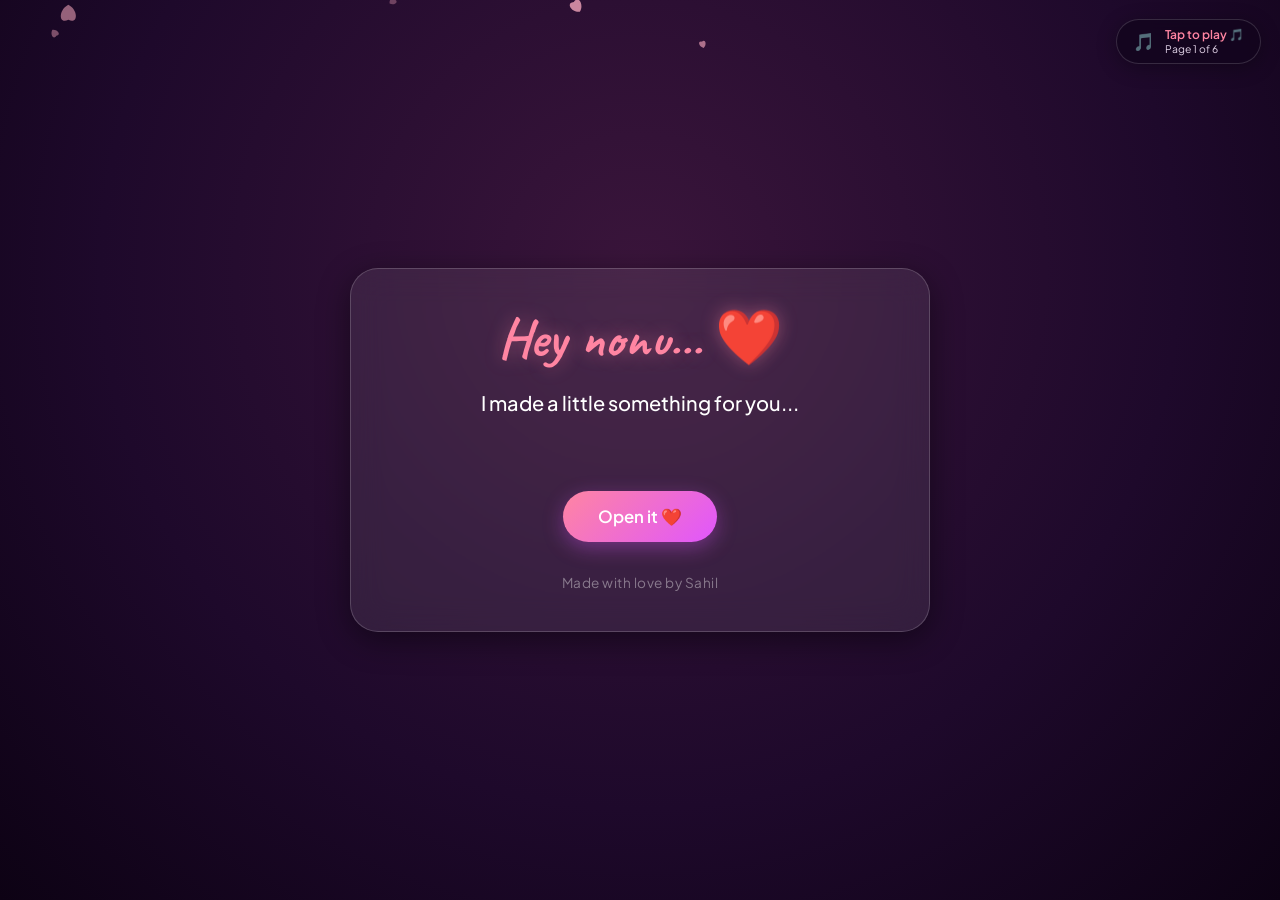
<file: index.html>
<!DOCTYPE html>
<html lang="en">
<head>
  <meta charset="UTF-8">
  <meta name="viewport" content="width=device-width, initial-scale=1.0">
  <title>Hey Nonu... ❤️</title>
  <link rel="stylesheet" href="style.css">
</head>
<body class="page-1-bg">
  <canvas id="fx-canvas"></canvas>

  <div class="music-player-container" id="music-player">
    <div class="music-icon" id="music-disc">🎵</div>
    <div class="music-meta">
      <span class="music-title" id="music-label">Tap for sound</span>
      <span class="music-page-tag">Page 1 of 6</span>
    </div>
  </div>

  <main class="page-wrapper">
    <div class="glass-card">
      <h1 class="script-title">Hey nonu... ❤️</h1>
      
      <div class="p1-content">
        <p class="body-text" id="line1" style="font-size: 1.25rem; font-weight: 500; color: #fff; margin-bottom: 0.6rem;">
          I made a little something for you...
        </p>
        <p class="body-text" id="line2" style="color: var(--lavender);">
          Because some feelings deserve more than just a text.
        </p>
      </div>

      <button class="btn-romantic" id="open-btn" style="margin-top: 2rem;">
        <span>Open it ❤️</span>
      </button>

      <div class="watermark">Made with love by Sahil</div>
    </div>
  </main>

  <script src="script.js"></script>
  <script>
    document.addEventListener('DOMContentLoaded', () => {
      initCanvasFX('petals');
      const audio = new AutoAudioEngine(CONFIG.songs.page1);

      setTimeout(() => document.getElementById('line1').classList.add('show'), 800);
      setTimeout(() => document.getElementById('line2').classList.add('show'), 1900);

      document.getElementById('open-btn').addEventListener('click', () => {
        navigateToPage('page2.html');
      });
    });
  </script>
</body>
</html>
</file>
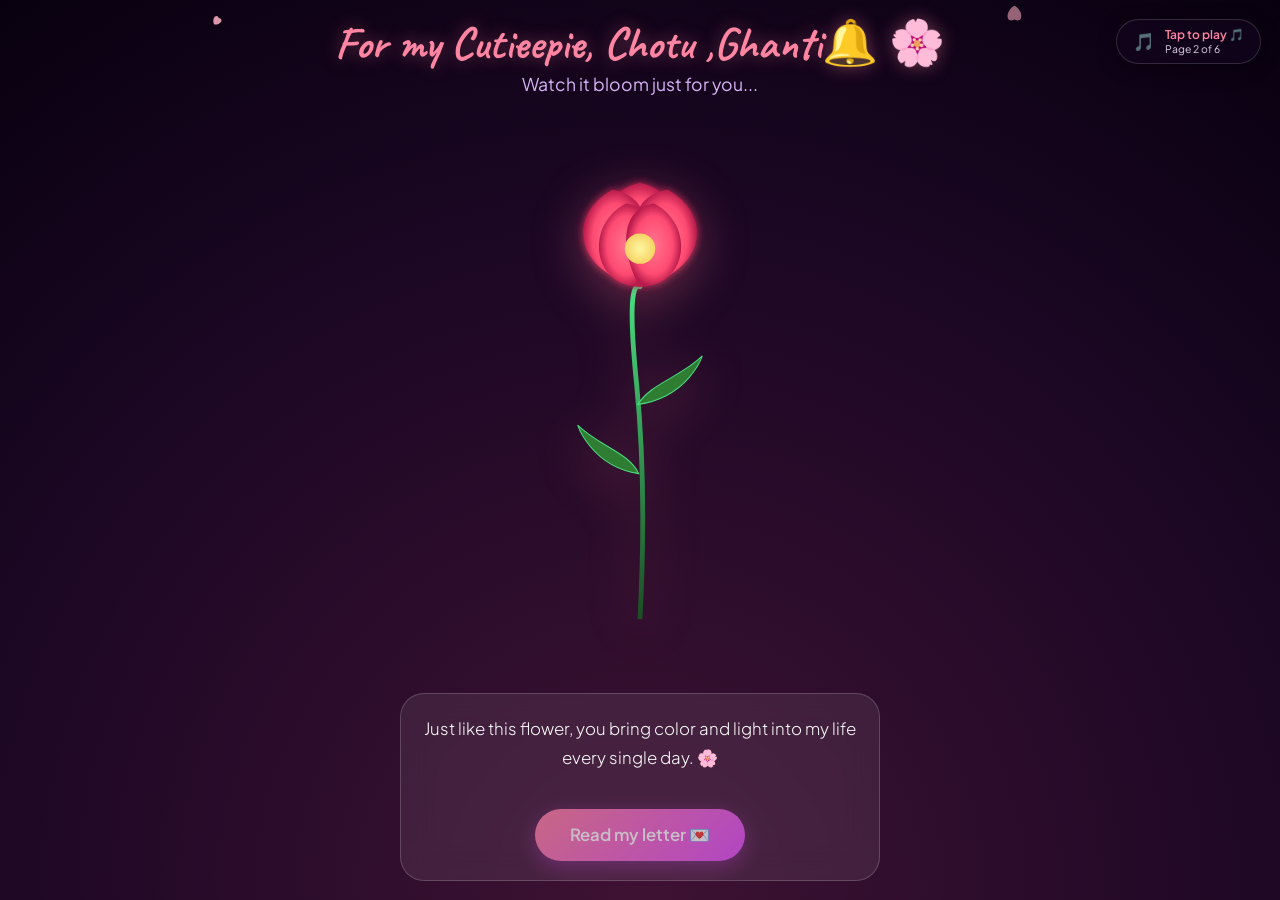
<file: page2.html>
<!DOCTYPE html>
<html lang="en">
<head>
  <meta charset="UTF-8">
  <meta name="viewport" content="width=device-width, initial-scale=1.0">
  <title>A Flower For You My Cutieepie 🌸</title>
  <link rel="stylesheet" href="style.css">
</head>
<body class="flower-page-bg">
  <canvas id="fx-canvas"></canvas>

  <div class="music-player-container" id="music-player">
    <div class="music-icon" id="music-disc">🎵</div>
    <div class="music-meta">
      <span class="music-title" id="music-label">Blooming Melodies</span>
      <span class="music-page-tag">Page 2 of 6</span>
    </div>
  </div>

  <main class="page-wrapper flower-page-wrapper">
    <div class="flower-header-card">
      <h2 class="script-title" style="font-size: 2.8rem; margin-bottom: 0.3rem;">For my Cutieepie, Chotu ,Ghanti🔔  🌸</h2>
      <p class="subtitle" style="margin-bottom: 0;">Watch it bloom just for you...</p>
    </div>

    <div class="flower-viewport">
      <svg class="bloom-svg" viewBox="0 0 400 650" preserveAspectRatio="xMidYMax meet">
        <defs>
          <linearGradient id="stemGrad" x1="0%" y1="100%" x2="0%" y2="0%">
            <stop offset="0%" stop-color="#1b4d24" />
            <stop offset="100%" stop-color="#4ade80" />
          </linearGradient>
          <radialGradient id="petalGrad" cx="50%" cy="50%" r="50%">
            <stop offset="0%" stop-color="#ff758c" />
            <stop offset="70%" stop-color="#ff4b72" />
            <stop offset="100%" stop-color="#b81b4c" />
          </radialGradient>
          <radialGradient id="coreGlow" cx="50%" cy="50%" r="50%">
            <stop offset="0%" stop-color="#fff6a2" />
            <stop offset="100%" stop-color="#f6d365" />
          </radialGradient>
          <filter id="glow" x="-20%" y="-20%" width="140%" height="140%">
            <feGaussianBlur stdDeviation="6" result="blur" />
            <feComposite in="SourceGraphic" in2="blur" operator="over" />
          </filter>
        </defs>

        <path class="grow-stem" d="M 200 650 Q 210 460 195 310 T 200 170" fill="none" stroke="url(#stemGrad)" stroke-width="7" stroke-linecap="round" />
        
        <g class="bloom-leaf left-leaf">
          <path d="M 198 440 C 130 430 110 370 110 370 C 140 400 185 410 198 440 Z" fill="#2e7d32" stroke="#4ade80" stroke-width="1.5" />
        </g>
        <g class="bloom-leaf right-leaf">
          <path d="M 197 340 C 270 330 290 270 290 270 C 260 300 215 310 197 340 Z" fill="#2e7d32" stroke="#4ade80" stroke-width="1.5" />
        </g>

        <g class="bloom-head" filter="url(#glow)">
          <path class="petal" d="M 200 170 C 140 120 120 40 200 20 C 280 40 260 120 200 170 Z" fill="url(#petalGrad)" />
          <path class="petal" d="M 200 170 C 110 150 90 70 160 30 C 230 40 210 130 200 170 Z" fill="url(#petalGrad)" />
          <path class="petal" d="M 200 170 C 290 150 310 70 240 30 C 170 40 190 130 200 170 Z" fill="url(#petalGrad)" />
          <path class="petal" d="M 200 170 C 130 170 120 80 180 50 C 240 60 220 140 200 170 Z" fill="url(#petalGrad)" />
          <path class="petal" d="M 200 170 C 270 170 280 80 220 50 C 160 60 180 140 200 170 Z" fill="url(#petalGrad)" />
          <circle cx="200" cy="115" r="22" fill="url(#coreGlow)" />
        </g>
      </svg>
    </div>

    <div class="flower-footer-card">
      <p class="body-text" style="font-size: 1.05rem; color: #fff; margin-bottom: 0.8rem;">
        Just like this flower, you bring color and light into my life every single day. 🌸
      </p>
      <button class="btn-romantic" data-target-url="page3.html" id="flower-next-btn">
        <span>Read my letter 💌</span>
      </button>
    </div>
  </main>

  <script src="script.js"></script>
  <script>
    document.addEventListener('DOMContentLoaded', () => {
      initCanvasFX('petals');
      new AutoAudioEngine(CONFIG.songs.page2);

      setTimeout(() => {
        const btn = document.getElementById('flower-next-btn');
        if (btn) btn.classList.add('ready');
      }, 3400);
    });
  </script>
</body>
</html>
</file>
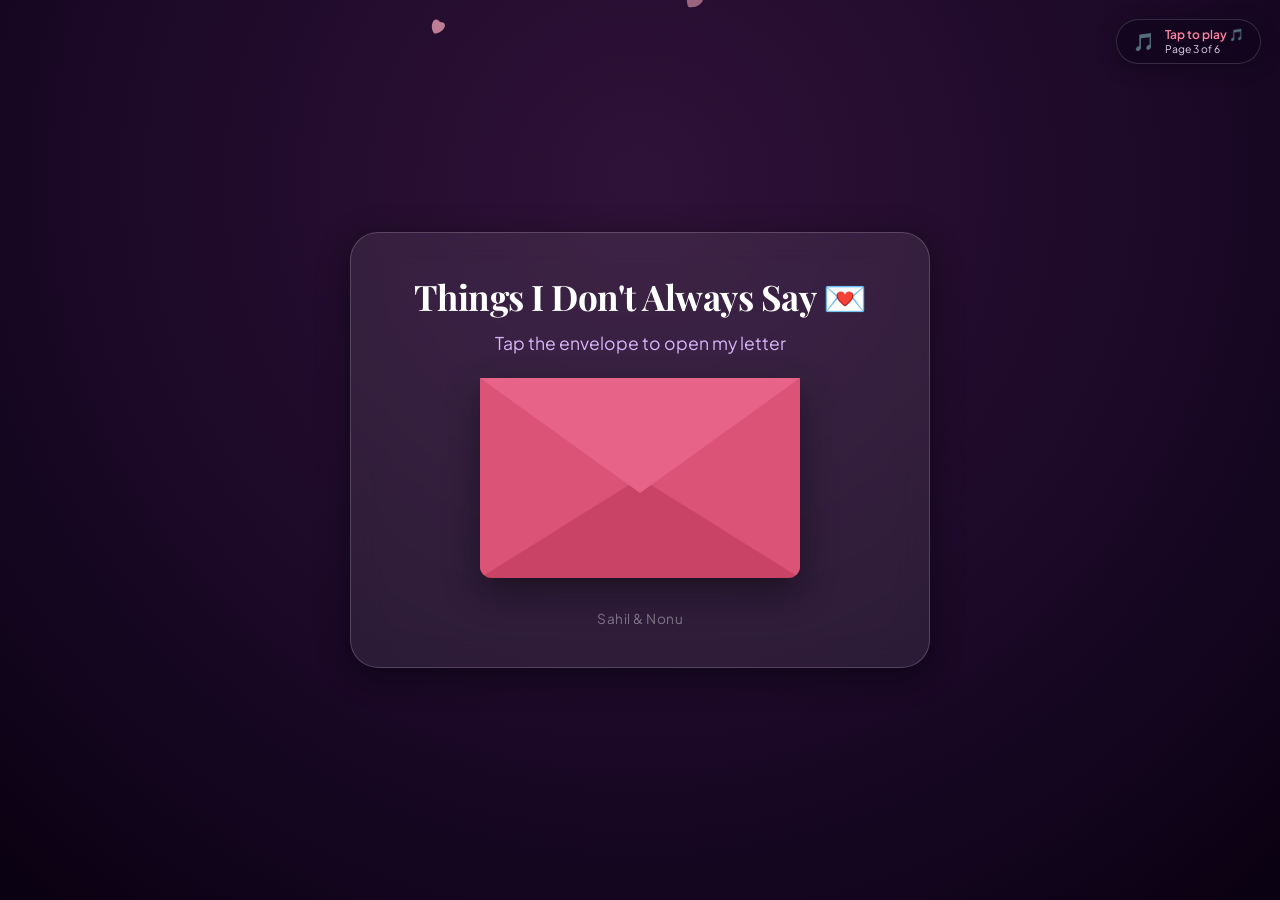
<file: page3.html>
<!DOCTYPE html>
<html lang="en">
<head>
  <meta charset="UTF-8">
  <meta name="viewport" content="width=device-width, initial-scale=1.0">
  <title>Things I Don't Always Say 💌</title>
  <link rel="stylesheet" href="style.css">
</head>
<body class="page-2-bg">
  <canvas id="fx-canvas"></canvas>

  <div class="music-player-container" id="music-player">
    <div class="music-icon" id="music-disc">🎵</div>
    <div class="music-meta">
      <span class="music-title" id="music-label">Letter Melodies</span>
      <span class="music-page-tag">Page 3 of 6</span>
    </div>
  </div>

  <main class="page-wrapper">
    <div class="glass-card">
      <h2 class="serif-title">Things I Don't Always Say 💌</h2>
      <p class="subtitle" style="margin-bottom: 1rem;">Tap the envelope to open my letter</p>

      <div class="envelope-container" id="envelope-trigger">
        <div class="envelope" id="envelope">
          <div class="envelope-flap"></div>
          <div class="envelope-front"></div>
          <div class="letter-sheet">
            <span style="font-family: var(--font-script); color: #7b1e48; font-size: 1.3rem;">Tap to unfold...</span>
          </div>
        </div>
      </div>

      <div class="letter-full-modal" id="letter-modal">
        <div class="letter-salutation">Nonu,</div>
        <div id="paragraphs-container"></div>
        <div class="letter-footer-quote">"Some things are easier to feel than explain."</div>
      </div>

      <button class="btn-romantic" data-target-url="page4.html" id="next-btn" style="display: none; margin-top: 1.8rem;">
        <span>There's more... →</span>
      </button>

      <div class="watermark">Sahil & Nonu</div>
    </div>
  </main>

  <script src="script.js"></script>
  <script>
    document.addEventListener('DOMContentLoaded', () => {
      initCanvasFX('petals');
      new AutoAudioEngine(CONFIG.songs.page3);

      const envelope = document.getElementById('envelope');
      const modal = document.getElementById('letter-modal');
      const pContainer = document.getElementById('paragraphs-container');
      const nextBtn = document.getElementById('next-btn');

      CONFIG.letterParagraphs.slice(1).forEach((text) => {
        const p = document.createElement('p');
        p.className = 'letter-paragraph';
        p.textContent = text;
        pContainer.appendChild(p);
      });

      envelope.parentElement.addEventListener('click', () => {
        envelope.classList.add('open');
        setTimeout(() => {
          modal.classList.add('active');
          envelope.parentElement.style.display = 'none';

          const paras = document.querySelectorAll('.letter-paragraph');
          paras.forEach((p, idx) => {
            setTimeout(() => {
              p.classList.add('revealed');
              if (idx === paras.length - 1) {
                nextBtn.style.display = 'inline-flex';
              }
            }, (idx + 1) * 350);
          });
        }, 750);
      });
    });
  </script>
</body>
</html>
</file>
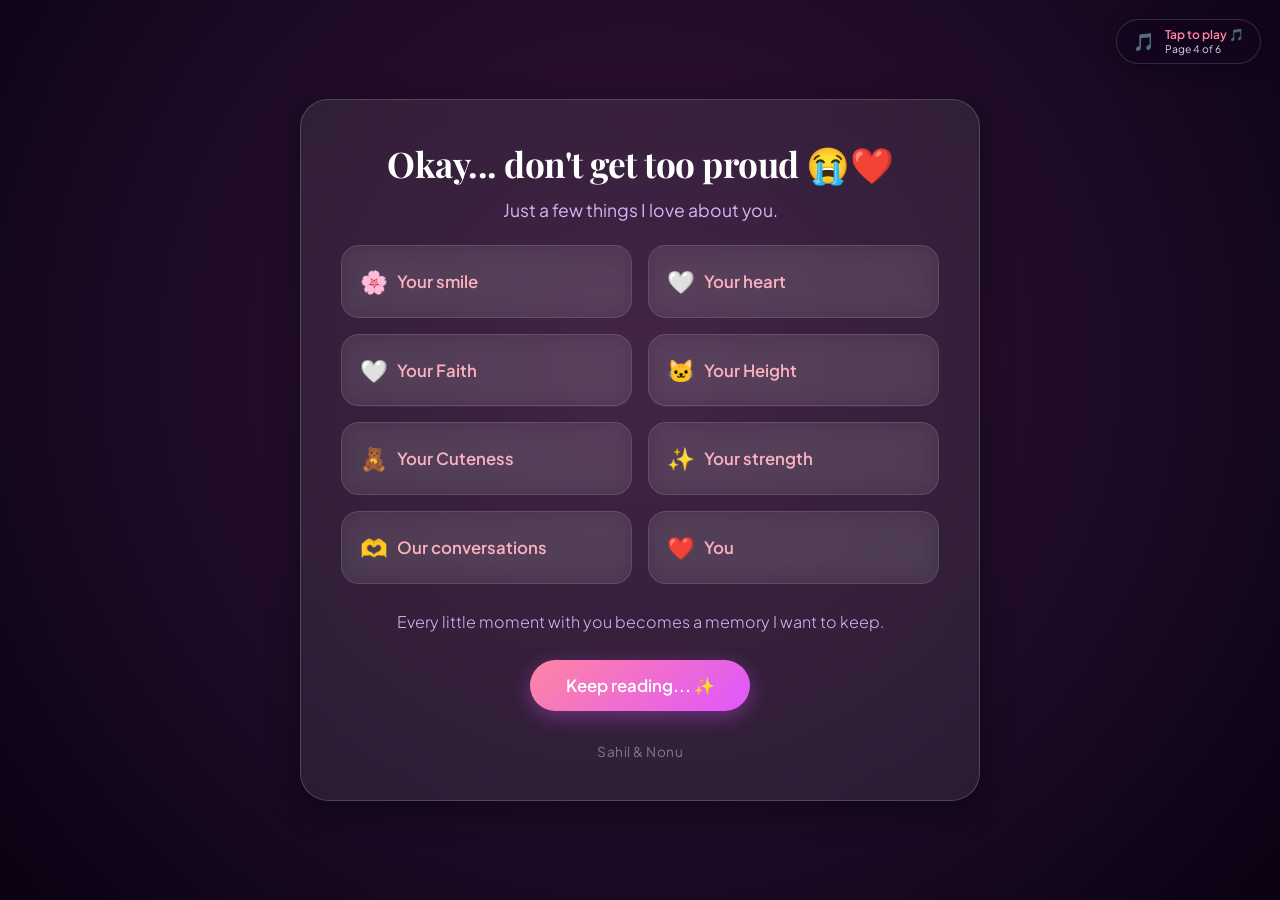
<file: page4.html>
<!DOCTYPE html>
<html lang="en">
<head>
  <meta charset="UTF-8">
  <meta name="viewport" content="width=device-width, initial-scale=1.0">
  <title>A Few Things I Love About You 🥹</title>
  <link rel="stylesheet" href="style.css">
</head>
<body class="page-3-bg">
  <canvas id="fx-canvas"></canvas>

  <div class="music-player-container" id="music-player">
    <div class="music-icon" id="music-disc">🎵</div>
    <div class="music-meta">
      <span class="music-title" id="music-label">Playful Melodies</span>
      <span class="music-page-tag">Page 4 of 6</span>
    </div>
  </div>

  <main class="page-wrapper">
    <div class="glass-card" style="max-width: 680px;">
      <h2 class="serif-title">Okay... don't get too proud 😭❤️</h2>
      <p class="subtitle">Just a few things I love about you.</p>

      <div class="cards-grid">
        <div class="love-card" tabindex="0">
          <div class="card-header-bar">
            <span class="card-icon">🌸</span>
            <span class="card-title">Your smile</span>
          </div>
          <div class="card-detail">Somehow it can fix my mood in seconds.</div>
        </div>

        <div class="love-card" tabindex="0">
          <div class="card-header-bar">
            <span class="card-icon">🤍</span>
            <span class="card-title">Your heart</span>
          </div>
          <div class="card-detail">I love how pure your heart is. You care deeply, love genuinely, and never make it feel complicated.</div>
        </div>

        <div class="love-card" tabindex="0">
          <div class="card-header-bar">
            <span class="card-icon">🤍</span>
            <span class="card-title">Your Faith</span>
          </div>
          <div class="card-detail">You taught me to find peace in Mahadev, but somehow, when I think of peace, I still find you in it.</div>
        </div>

        <div class="love-card" tabindex="0">
          <div class="card-header-bar">
            <span class="card-icon">🐱</span>
            <span class="card-title">Your Height</span>
          </div>
          <div class="card-detail">I love how you’re small enough to fit perfectly in my arms...</div>
        </div>

        <div class="love-card" tabindex="0">
          <div class="card-header-bar">
            <span class="card-icon">🧸</span>
            <span class="card-title">Your Cuteness</span>
          </div>
          <div class="card-detail">I love how naturally cute you are, without even trying..</div>
        </div>

        <div class="love-card" tabindex="0">
          <div class="card-header-bar">
            <span class="card-icon">✨</span>
            <span class="card-title">Your strength</span>
          </div>
          <div class="card-detail">You keep going even when things aren't easy.</div>
        </div>

        <div class="love-card" tabindex="0">
          <div class="card-header-bar">
            <span class="card-icon">🫶</span>
            <span class="card-title">Our conversations</span>
          </div>
          <div class="card-detail">Even the completely useless ones somehow become my favourite.</div>
        </div>

        <div class="love-card" tabindex="0">
          <div class="card-header-bar">
            <span class="card-icon">❤️</span>
            <span class="card-title">You</span>
          </div>
          <div class="card-detail">Just you. Somehow, that's more than enough.</div>
        </div>
      </div>

      <p class="body-text" style="color: var(--lavender); font-size: 1rem; margin-top: 1rem;">
        Every little moment with you becomes a memory I want to keep.
      </p>

      <button class="btn-romantic" data-target-url="page5.html">
        <span>Keep reading... ✨</span>
      </button>

      <div class="watermark">Sahil & Nonu</div>
    </div>
  </main>

  <script src="script.js"></script>
  <script>
    document.addEventListener('DOMContentLoaded', () => {
      initCanvasFX('petals');
      new AutoAudioEngine(CONFIG.songs.page4);

      document.querySelectorAll('.love-card').forEach((card) => {
        card.addEventListener('click', () => {
          card.classList.toggle('expanded');
        });
      });
    });
  </script>
</body>
</html>
</file>
<file: style.css>
@import url('https://fonts.googleapis.com/css2?family=Caveat:wght@600;700&family=Playfair+Display:ital,wght@0,500;0,700;1,400&family=Plus+Jakarta+Sans:wght@300;400;500;600&display=swap');

:root {
  --bg-p1: radial-gradient(circle at 50% 30%, #3a153b 0%, #1e092b 60%, #0d0214 100%);
  --bg-flower: radial-gradient(circle at 50% 100%, #3e1233 0%, #1c0724 60%, #08000f 100%);
  --bg-letter: radial-gradient(circle at 50% 20%, #2f1238 0%, #1a0826 60%, #090111 100%);
  --bg-cards: radial-gradient(circle at 50% 40%, #331336 0%, #1c0a24 60%, #0a0112 100%);
  --bg-loved: radial-gradient(circle at 50% 30%, #2e1030 0%, #1b0726 60%, #090012 100%);
  --bg-final: radial-gradient(circle at 50% 50%, #290d38 0%, #150522 50%, #06000c 100%);

  --primary-pink: #ff85a2;
  --blush: #fbb1bd;
  --lavender: #d8b4f8;
  --gold: #f6d365;
  --deep-purple: #1a0826;
  --text-pure: #ffffff;
  --text-muted: #e2d4e8;

  --glass-bg: rgba(255, 255, 255, 0.08);
  --glass-border: rgba(255, 255, 255, 0.18);
  --glass-shadow: 0 8px 32px 0 rgba(0, 0, 0, 0.45);

  --font-script: 'Caveat', cursive;
  --font-serif: 'Playfair Display', serif;
  --font-sans: 'Plus Jakarta Sans', sans-serif;

  --transition-smooth: all 0.4s cubic-bezier(0.16, 1, 0.3, 1);
}

* {
  margin: 0;
  padding: 0;
  box-sizing: border-box;
  -webkit-tap-highlight-color: transparent;
}

body {
  font-family: var(--font-sans);
  color: var(--text-pure);
  min-height: 100vh;
  min-height: 100dvh;
  overflow-x: hidden;
  background-color: #0d0214;
  position: relative;
  display: flex;
  flex-direction: column;
  justify-content: center;
  align-items: center;
}

.page-1-bg { background: var(--bg-p1); }
.flower-page-bg { background: var(--bg-flower); }
.page-2-bg { background: var(--bg-letter); }
.page-3-bg { background: var(--bg-cards); }
.page-loved-bg { background: var(--bg-loved); }
.page-4-bg { background: var(--bg-final); }

#fx-canvas {
  position: fixed;
  top: 0;
  left: 0;
  width: 100%;
  height: 100%;
  pointer-events: none;
  z-index: 1;
}

.page-wrapper {
  position: relative;
  z-index: 2;
  width: 100%;
  max-width: 900px;
  min-height: 100vh;
  min-height: 100dvh;
  padding: 2.5rem 1.5rem;
  display: flex;
  flex-direction: column;
  align-items: center;
  justify-content: center;
  opacity: 0;
  transform: translateY(15px) scale(0.99);
  transition: opacity 0.7s cubic-bezier(0.16, 1, 0.3, 1), transform 0.7s cubic-bezier(0.16, 1, 0.3, 1);
}

.page-wrapper.loaded {
  opacity: 1;
  transform: translateY(0) scale(1);
}

.page-wrapper.page-leave {
  opacity: 0;
  transform: translateY(-15px) scale(0.98);
  transition: opacity 0.5s ease, transform 0.5s ease;
}

.glass-card {
  background: var(--glass-bg);
  backdrop-filter: blur(16px);
  -webkit-backdrop-filter: blur(16px);
  border: 1px solid var(--glass-border);
  box-shadow: var(--glass-shadow);
  border-radius: 28px;
  padding: 2.5rem;
  width: 100%;
  max-width: 580px;
  text-align: center;
  position: relative;
}

.script-title {
  font-family: var(--font-script);
  font-size: 3.4rem;
  font-weight: 700;
  color: var(--primary-pink);
  text-shadow: 0 0 18px rgba(255, 133, 162, 0.4);
  line-height: 1.1;
  margin-bottom: 1rem;
}

.serif-title {
  font-family: var(--font-serif);
  font-size: 2.2rem;
  font-weight: 700;
  color: var(--text-pure);
  letter-spacing: -0.5px;
  margin-bottom: 0.75rem;
}

.subtitle {
  font-size: 1.1rem;
  color: var(--lavender);
  font-weight: 400;
  margin-bottom: 1.5rem;
}

.body-text {
  font-size: 1.05rem;
  line-height: 1.75;
  color: var(--text-muted);
  font-weight: 300;
}

.btn-romantic {
  display: inline-flex;
  align-items: center;
  justify-content: center;
  gap: 0.6rem;
  background: linear-gradient(135deg, #ff85a2 0%, #e056fd 100%);
  color: #fff;
  font-family: var(--font-sans);
  font-size: 1.05rem;
  font-weight: 600;
  padding: 0.95rem 2.2rem;
  border-radius: 50px;
  border: none;
  cursor: pointer;
  box-shadow: 0 6px 20px rgba(224, 86, 253, 0.35);
  transition: var(--transition-smooth);
  text-decoration: none;
  margin-top: 1.5rem;
}

.btn-romantic:hover {
  transform: translateY(-3px) scale(1.03);
  box-shadow: 0 10px 25px rgba(255, 133, 162, 0.5);
}

.watermark {
  margin-top: 2rem;
  font-size: 0.85rem;
  color: rgba(255, 255, 255, 0.4);
  letter-spacing: 0.5px;
}

/* Audio Player */
.music-player-container {
  position: fixed;
  top: 1.2rem;
  right: 1.2rem;
  z-index: 100;
  display: flex;
  align-items: center;
  gap: 0.6rem;
  background: rgba(18, 5, 28, 0.75);
  backdrop-filter: blur(12px);
  -webkit-backdrop-filter: blur(12px);
  border: 1px solid rgba(255, 255, 255, 0.15);
  border-radius: 40px;
  padding: 0.45rem 1rem;
  box-shadow: 0 4px 20px rgba(0,0,0,0.3);
  cursor: pointer;
  transition: var(--transition-smooth);
}

.music-player-container:hover {
  background: rgba(30, 9, 45, 0.9);
  border-color: var(--primary-pink);
}

.music-icon {
  font-size: 1.1rem;
  display: flex;
  align-items: center;
  justify-content: center;
}

.music-disc.playing {
  animation: discSpin 4s linear infinite;
}

@keyframes discSpin {
  100% { transform: rotate(360deg); }
}

.music-meta {
  display: flex;
  flex-direction: column;
  font-size: 0.75rem;
  text-align: left;
}

.music-title {
  font-weight: 600;
  color: var(--primary-pink);
  white-space: nowrap;
}

.music-page-tag {
  font-size: 0.65rem;
  color: var(--text-muted);
}

/* Page 1 Specific */
.p1-content p {
  opacity: 0;
  transform: translateY(12px);
  transition: opacity 0.8s ease, transform 0.8s ease;
}

.p1-content p.show {
  opacity: 1;
  transform: translateY(0);
}

/* Flower Page Specific */
.flower-page-wrapper {
  display: flex;
  flex-direction: column;
  justify-content: space-between;
  align-items: center;
  height: 100vh;
  height: 100dvh;
  padding: 1.2rem 1rem;
}

.flower-header-card {
  text-align: center;
  z-index: 10;
}

.flower-viewport {
  width: 100%;
  max-width: 380px;
  height: 50vh;
  display: flex;
  align-items: flex-end;
  justify-content: center;
  position: relative;
  margin: auto 0;
}

.bloom-svg {
  width: 100%;
  height: 100%;
  filter: drop-shadow(0 10px 25px rgba(255, 117, 140, 0.35));
}

.grow-stem {
  stroke-dasharray: 600;
  stroke-dashoffset: 600;
  animation: growStemAnim 2.4s cubic-bezier(0.4, 0, 0.2, 1) forwards;
}

@keyframes growStemAnim {
  100% { stroke-dashoffset: 0; }
}

.bloom-leaf {
  transform: scale(0);
  opacity: 0;
  animation: leafUnfold 1.2s cubic-bezier(0.16, 1, 0.3, 1) forwards;
}

.left-leaf { animation-delay: 1.3s; transform-origin: 198px 440px; }
.right-leaf { animation-delay: 1.7s; transform-origin: 197px 340px; }

@keyframes leafUnfold {
  0% { transform: scale(0) rotate(-20deg); opacity: 0; }
  100% { transform: scale(1) rotate(0deg); opacity: 1; }
}

.bloom-head {
  transform-origin: 200px 115px;
  transform: scale(0);
  opacity: 0;
  animation: blossomExpand 1.6s cubic-bezier(0.16, 1, 0.3, 1) 2s forwards;
}

@keyframes blossomExpand {
  0% { transform: scale(0) rotate(-45deg); opacity: 0; }
  60% { transform: scale(1.15) rotate(5deg); opacity: 1; }
  100% { transform: scale(1) rotate(0deg); opacity: 1; }
}

.petal { transform-origin: 200px 170px; }

.flower-footer-card {
  width: 100%;
  max-width: 480px;
  background: var(--glass-bg);
  backdrop-filter: blur(16px);
  -webkit-backdrop-filter: blur(16px);
  border: 1px solid var(--glass-border);
  border-radius: 24px;
  padding: 1.2rem 1.4rem;
  text-align: center;
  z-index: 10;
  opacity: 0;
  transform: translateY(20px);
  animation: fadeInFooter 1s cubic-bezier(0.16, 1, 0.3, 1) 2.8s forwards;
}

@keyframes fadeInFooter {
  100% { opacity: 1; transform: translateY(0); }
}

#flower-next-btn {
  opacity: 0.7;
}

#flower-next-btn.ready {
  opacity: 1;
  animation: heartPulse 2s infinite ease-in-out;
}

/* Page 3 Envelope & Letter */
.envelope-container {
  width: 320px;
  height: 200px;
  position: relative;
  cursor: pointer;
  margin: 1.5rem auto 1rem;
}

.envelope {
  position: relative;
  width: 100%;
  height: 100%;
  background: #c84365;
  border-radius: 0 0 12px 12px;
  box-shadow: 0 15px 35px rgba(0,0,0,0.4);
}

.envelope-front {
  position: absolute;
  bottom: 0;
  left: 0;
  width: 0;
  height: 0;
  border-left: 160px solid #db5478;
  border-right: 160px solid #db5478;
  border-top: 100px solid transparent;
  border-bottom: 100px solid #c84365;
  border-radius: 0 0 12px 12px;
  z-index: 4;
}

.envelope-flap {
  position: absolute;
  top: 0;
  left: 0;
  width: 0;
  height: 0;
  border-left: 160px solid transparent;
  border-right: 160px solid transparent;
  border-top: 115px solid #e86388;
  transform-origin: top;
  transition: transform 0.6s cubic-bezier(0.4, 0, 0.2, 1);
  z-index: 5;
}

.envelope.open .envelope-flap {
  transform: rotateX(180deg);
  z-index: 1;
}

.letter-sheet {
  position: absolute;
  bottom: 5px;
  left: 5%;
  width: 90%;
  height: 85%;
  background: #fffdfa;
  border-radius: 10px;
  box-shadow: 0 2px 10px rgba(0,0,0,0.15);
  transition: transform 0.7s cubic-bezier(0.16, 1, 0.3, 1) 0.3s, opacity 0.5s ease;
  z-index: 2;
  display: flex;
  align-items: center;
  justify-content: center;
  padding: 1rem;
}

.envelope.open .letter-sheet {
  transform: translateY(-80px);
}

.letter-full-modal {
  display: none;
  background: rgba(255, 253, 250, 0.96);
  color: #2b112c;
  padding: 2.2rem 1.8rem;
  border-radius: 20px;
  box-shadow: 0 15px 45px rgba(0,0,0,0.4);
  text-align: left;
  margin-top: 1.5rem;
}

.letter-full-modal.active { display: block; }

.letter-salutation {
  font-family: var(--font-serif);
  font-size: 1.4rem;
  font-weight: 700;
  color: #7b1e48;
  margin-bottom: 1rem;
}

.letter-paragraph {
  font-size: 0.98rem;
  line-height: 1.8;
  color: #4a284c;
  margin-bottom: 0.8rem;
  opacity: 0;
  transform: translateY(8px);
  transition: opacity 0.5s ease, transform 0.5s ease;
}

.letter-paragraph.revealed {
  opacity: 1;
  transform: translateY(0);
}

.letter-footer-quote {
  font-style: italic;
  font-size: 0.9rem;
  color: #8c4e7a;
  margin-top: 1.2rem;
  text-align: center;
}

/* Page 4 & 5 Cards Grid */
.cards-grid {
  display: grid;
  grid-template-columns: repeat(2, 1fr);
  gap: 1rem;
  width: 100%;
  margin-top: 1.5rem;
  margin-bottom: 1.5rem;
}

.love-card {
  background: rgba(255, 255, 255, 0.06);
  border: 1px solid rgba(255, 255, 255, 0.12);
  backdrop-filter: blur(12px);
  -webkit-backdrop-filter: blur(12px);
  border-radius: 18px;
  padding: 1.3rem 1.1rem;
  text-align: left;
  cursor: pointer;
  transition: var(--transition-smooth);
}

.love-card:hover {
  background: rgba(255, 255, 255, 0.12);
  border-color: var(--primary-pink);
  transform: translateY(-4px);
  box-shadow: 0 8px 24px rgba(255, 133, 162, 0.25);
}

.love-card.expanded {
  background: rgba(255, 255, 255, 0.16);
  border-color: var(--gold);
}

.card-header-bar {
  display: flex;
  align-items: center;
  gap: 0.6rem;
}

.card-icon { font-size: 1.4rem; }
.card-title { font-size: 1.05rem; font-weight: 600; color: var(--blush); }

.card-detail {
  font-size: 0.92rem;
  line-height: 1.5;
  color: var(--text-pure);
  margin-top: 0;
  max-height: 0;
  opacity: 0;
  overflow: hidden;
  transition: max-height 0.4s ease, opacity 0.4s ease, margin-top 0.4s ease;
}

.love-card.expanded .card-detail {
  max-height: 160px;
  opacity: 1;
  margin-top: 0.7rem;
}

/* Optional Polaroid Memories CSS */
.memories-grid {
  display: flex;
  gap: 1rem;
  justify-content: center;
  flex-wrap: wrap;
  margin: 1.5rem 0;
}

.polaroid-card {
  background: #fff;
  padding: 8px 8px 18px 8px;
  border-radius: 6px;
  box-shadow: 0 6px 20px rgba(0,0,0,0.3);
  transform: rotate(-2deg);
  transition: var(--transition-smooth);
  width: 140px;
}

.polaroid-card:nth-child(even) {
  transform: rotate(3deg);
}

.polaroid-card:hover {
  transform: scale(1.06) rotate(0deg);
}

.polaroid-img {
  width: 100%;
  height: 120px;
  object-fit: cover;
  border-radius: 3px;
}

.polaroid-caption {
  font-family: var(--font-script);
  color: #333;
  font-size: 1rem;
  margin-top: 6px;
  text-align: center;
}

/* Page 6 Specific */
.big-heart-symbol {
  font-size: 3.5rem;
  color: var(--primary-pink);
  margin-bottom: 1.2rem;
  display: inline-block;
  animation: heartPulse 1.8s ease-in-out infinite;
  filter: drop-shadow(0 0 15px rgba(255, 133, 162, 0.7));
}

@keyframes heartPulse {
  0%, 100% { transform: scale(1); }
  50% { transform: scale(1.18); }
}

.reveal-line {
  opacity: 0;
  transform: translateY(10px);
  transition: opacity 0.7s ease, transform 0.7s ease;
  margin-bottom: 0.9rem;
}

.reveal-line.visible {
  opacity: 1;
  transform: translateY(0);
}

.signature-block {
  margin-top: 2rem;
  font-family: var(--font-script);
  font-size: 2.2rem;
  color: var(--gold);
  text-shadow: 0 0 12px rgba(246, 211, 101, 0.4);
}

.signature-sub {
  font-size: 0.85rem;
  font-family: var(--font-sans);
  color: var(--lavender);
  margin-top: 0.2rem;
}

@media (prefers-reduced-motion: reduce) {
  *, ::before, ::after {
    animation-duration: 0.01ms !important;
    animation-iteration-count: 1 !important;
    transition-duration: 0.01ms !important;
    scroll-behavior: auto !important;
  }
  #fx-canvas { display: none; }
}

@media (max-width: 640px) {
  .script-title { font-size: 2.5rem; }
  .serif-title { font-size: 1.75rem; }
  .glass-card { padding: 1.75rem 1.25rem; border-radius: 22px; }
  .cards-grid { grid-template-columns: 1fr; gap: 0.8rem; }
  .envelope-container { width: 270px; height: 175px; }
  .envelope-front {
    border-left-width: 135px;
    border-right-width: 135px;
    border-top-width: 85px;
    border-bottom-width: 90px;
  }
  .envelope-flap {
    border-left-width: 135px;
    border-right-width: 135px;
    border-top-width: 100px;
  }
  .btn-romantic { width: 100%; padding: 0.85rem 1.5rem; font-size: 1rem; }
  .flower-viewport { height: 46vh; }
}
</file>
